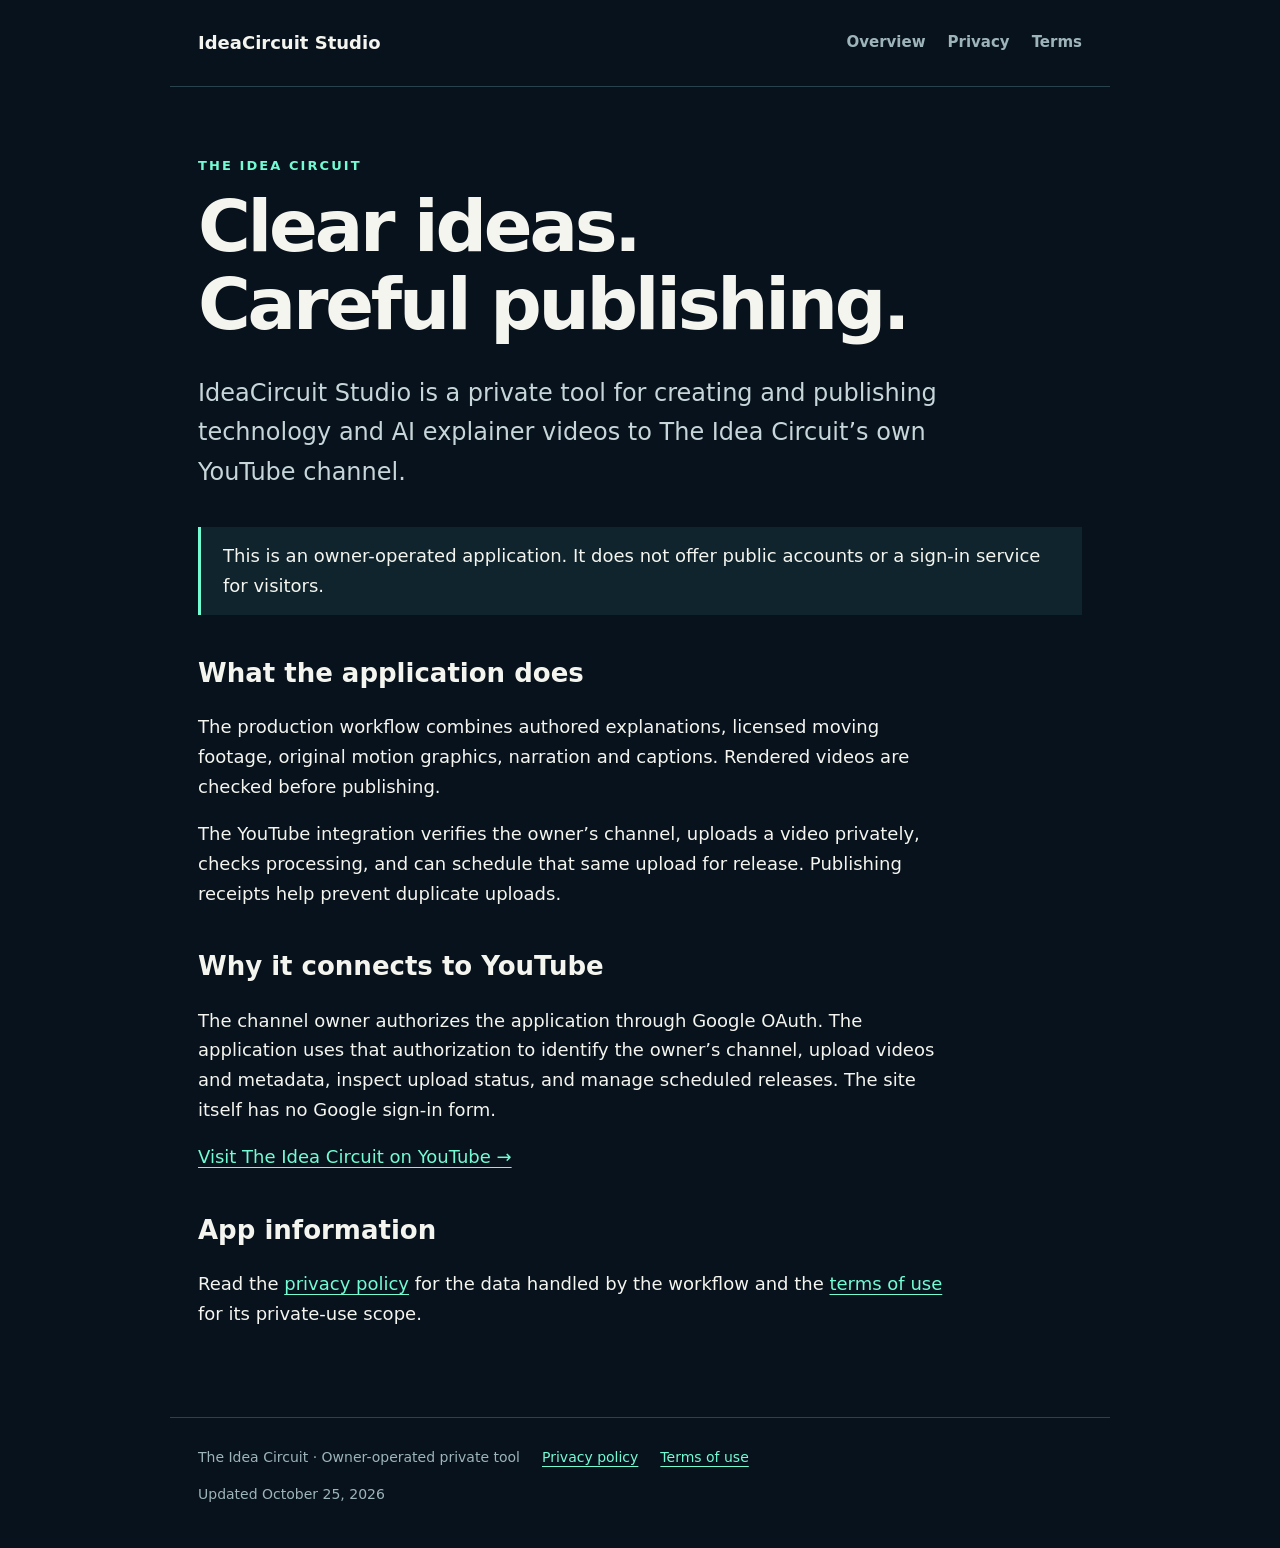
<file: index.html>
<!doctype html><html lang="en"><head><meta charset="utf-8"><meta name="viewport" content="width=device-width,initial-scale=1"><meta name="description" content="IdeaCircuit Studio: a private video production and YouTube publishing tool for The Idea Circuit."><title>App information · IdeaCircuit Studio</title><link rel="stylesheet" href="style.css"></head><body><header><a href="./">IdeaCircuit Studio</a><nav aria-label="Main navigation"><a href="./">Overview</a><a href="privacy.html">Privacy</a><a href="terms.html">Terms</a></nav></header><main><div class="eyebrow">The Idea Circuit</div><h1>Clear ideas.<br>Careful publishing.</h1><p class="lead">IdeaCircuit Studio is a private tool for creating and publishing technology and AI explainer videos to The Idea Circuit’s own YouTube channel.</p><div class="notice">This is an owner-operated application. It does not offer public accounts or a sign-in service for visitors.</div><h2>What the application does</h2><p>The production workflow combines authored explanations, licensed moving footage, original motion graphics, narration and captions. Rendered videos are checked before publishing.</p><p>The YouTube integration verifies the owner’s channel, uploads a video privately, checks processing, and can schedule that same upload for release. Publishing receipts help prevent duplicate uploads.</p><h2>Why it connects to YouTube</h2><p>The channel owner authorizes the application through Google OAuth. The application uses that authorization to identify the owner’s channel, upload videos and metadata, inspect upload status, and manage scheduled releases. The site itself has no Google sign-in form.</p><p><a href="https://www.youtube.com/channel/UCPE5si31TJ9vwnx2NW66uCA">Visit The Idea Circuit on YouTube →</a></p><h2>App information</h2><p>Read the <a href="privacy.html">privacy policy</a> for the data handled by the workflow and the <a href="terms.html">terms of use</a> for its private-use scope.</p></main><footer><div><span>The Idea Circuit · Owner-operated private tool</span><a href="privacy.html">Privacy policy</a><a href="terms.html">Terms of use</a></div><p>Updated October 25, 2026</p></footer></body></html>
</file>
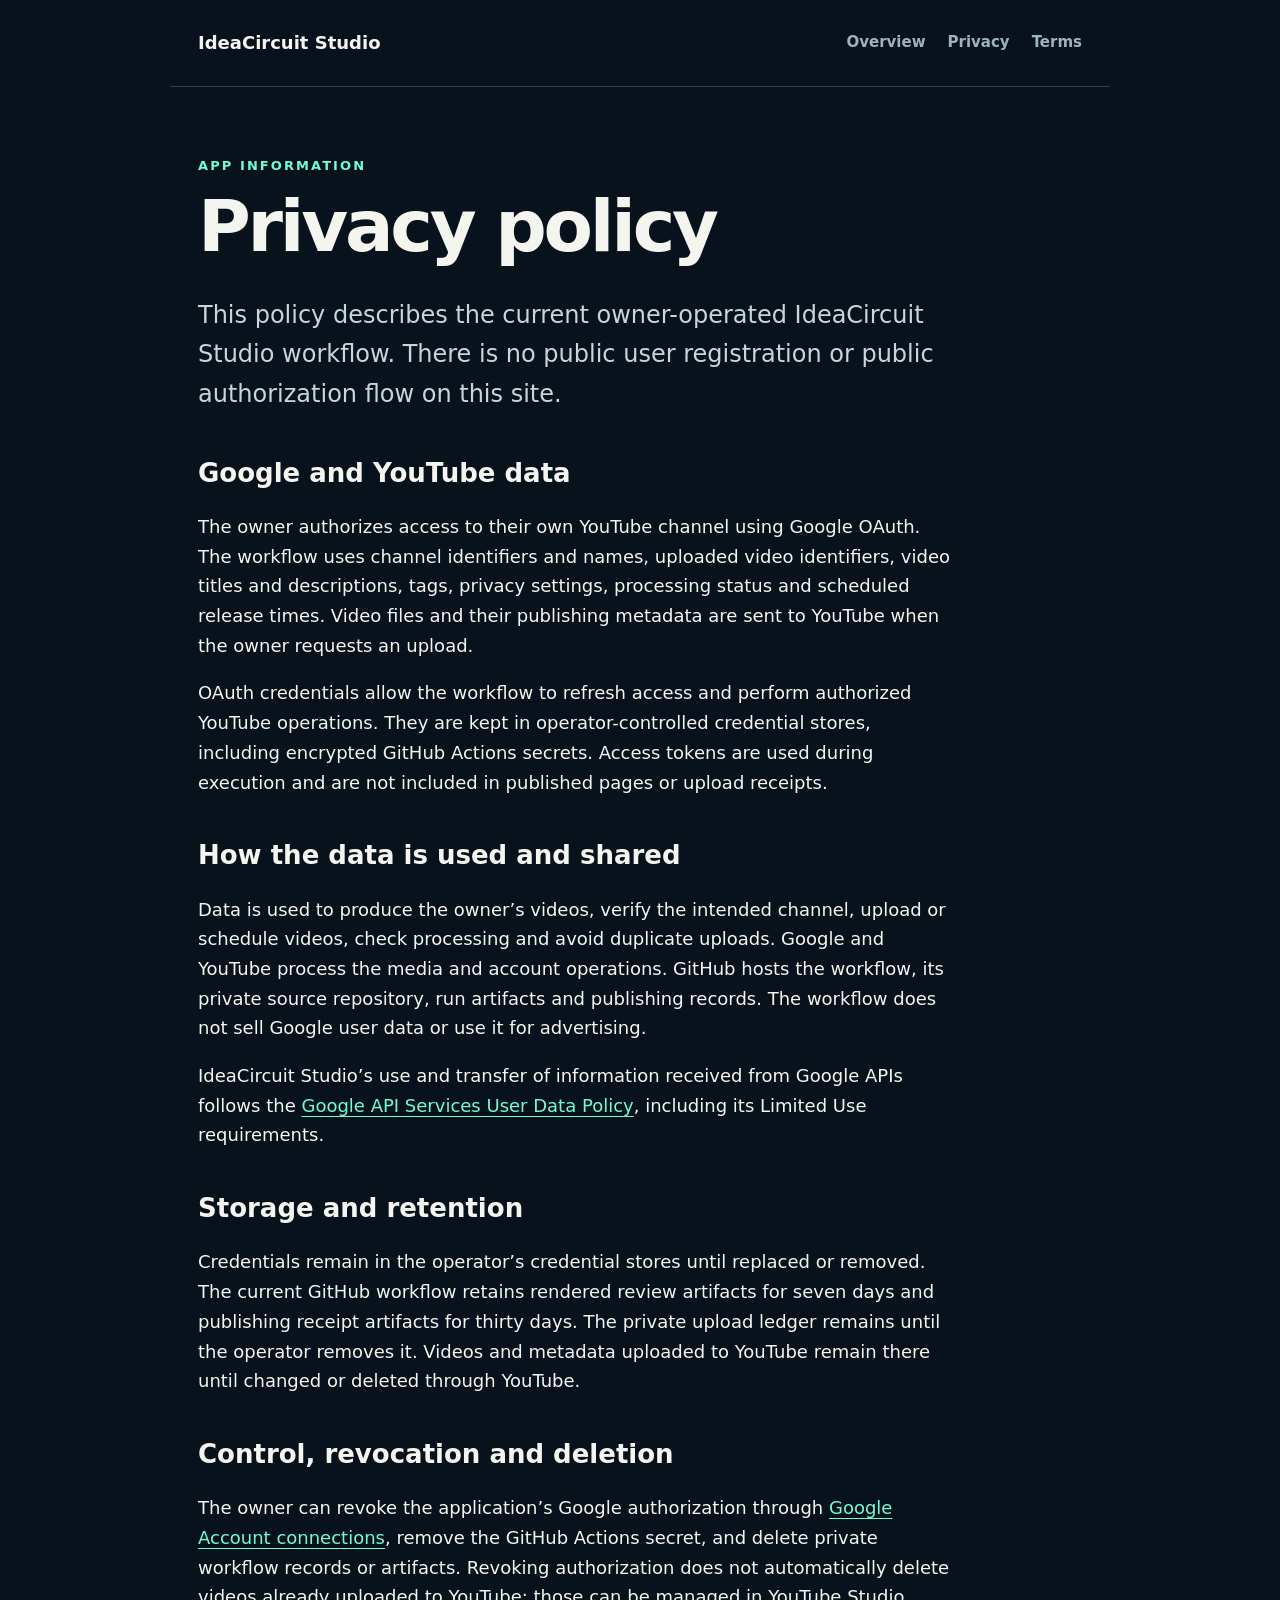
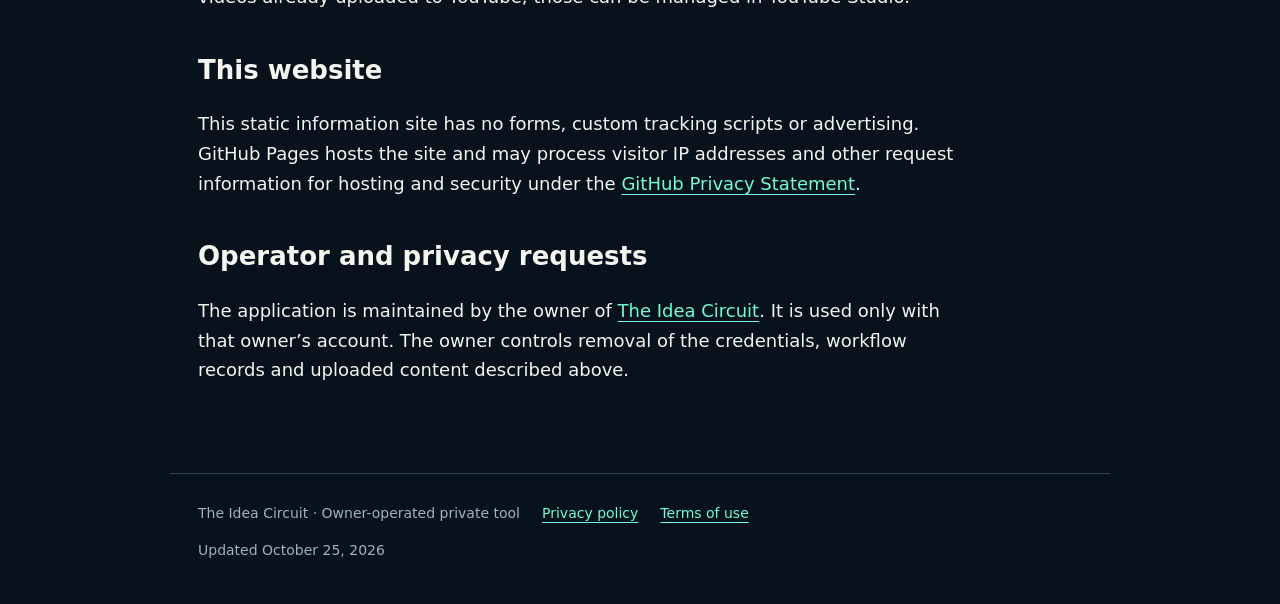
<file: privacy.html>
<!doctype html><html lang="en"><head><meta charset="utf-8"><meta name="viewport" content="width=device-width,initial-scale=1"><meta name="description" content="IdeaCircuit Studio: a private video production and YouTube publishing tool for The Idea Circuit."><title>Privacy policy · IdeaCircuit Studio</title><link rel="stylesheet" href="style.css"></head><body><header><a href="./">IdeaCircuit Studio</a><nav aria-label="Main navigation"><a href="./">Overview</a><a href="privacy.html">Privacy</a><a href="terms.html">Terms</a></nav></header><main><div class="eyebrow">App information</div><h1>Privacy policy</h1><p class="lead">This policy describes the current owner-operated IdeaCircuit Studio workflow. There is no public user registration or public authorization flow on this site.</p><h2>Google and YouTube data</h2><p>The owner authorizes access to their own YouTube channel using Google OAuth. The workflow uses channel identifiers and names, uploaded video identifiers, video titles and descriptions, tags, privacy settings, processing status and scheduled release times. Video files and their publishing metadata are sent to YouTube when the owner requests an upload.</p><p>OAuth credentials allow the workflow to refresh access and perform authorized YouTube operations. They are kept in operator-controlled credential stores, including encrypted GitHub Actions secrets. Access tokens are used during execution and are not included in published pages or upload receipts.</p><h2>How the data is used and shared</h2><p>Data is used to produce the owner’s videos, verify the intended channel, upload or schedule videos, check processing and avoid duplicate uploads. Google and YouTube process the media and account operations. GitHub hosts the workflow, its private source repository, run artifacts and publishing records. The workflow does not sell Google user data or use it for advertising.</p><p>IdeaCircuit Studio’s use and transfer of information received from Google APIs follows the <a href="https://developers.google.com/terms/api-services-user-data-policy">Google API Services User Data Policy</a>, including its Limited Use requirements.</p><h2>Storage and retention</h2><p>Credentials remain in the operator’s credential stores until replaced or removed. The current GitHub workflow retains rendered review artifacts for seven days and publishing receipt artifacts for thirty days. The private upload ledger remains until the operator removes it. Videos and metadata uploaded to YouTube remain there until changed or deleted through YouTube.</p><h2>Control, revocation and deletion</h2><p>The owner can revoke the application’s Google authorization through <a href="https://myaccount.google.com/connections">Google Account connections</a>, remove the GitHub Actions secret, and delete private workflow records or artifacts. Revoking authorization does not automatically delete videos already uploaded to YouTube; those can be managed in YouTube Studio.</p><h2>This website</h2><p>This static information site has no forms, custom tracking scripts or advertising. GitHub Pages hosts the site and may process visitor IP addresses and other request information for hosting and security under the <a href="https://docs.github.com/en/site-policy/privacy-policies/github-general-privacy-statement">GitHub Privacy Statement</a>.</p><h2>Operator and privacy requests</h2><p>The application is maintained by the owner of <a href="https://www.youtube.com/channel/UCPE5si31TJ9vwnx2NW66uCA">The Idea Circuit</a>. It is used only with that owner’s account. The owner controls removal of the credentials, workflow records and uploaded content described above.</p></main><footer><div><span>The Idea Circuit · Owner-operated private tool</span><a href="privacy.html">Privacy policy</a><a href="terms.html">Terms of use</a></div><p>Updated October 25, 2026</p></footer></body></html>
</file>
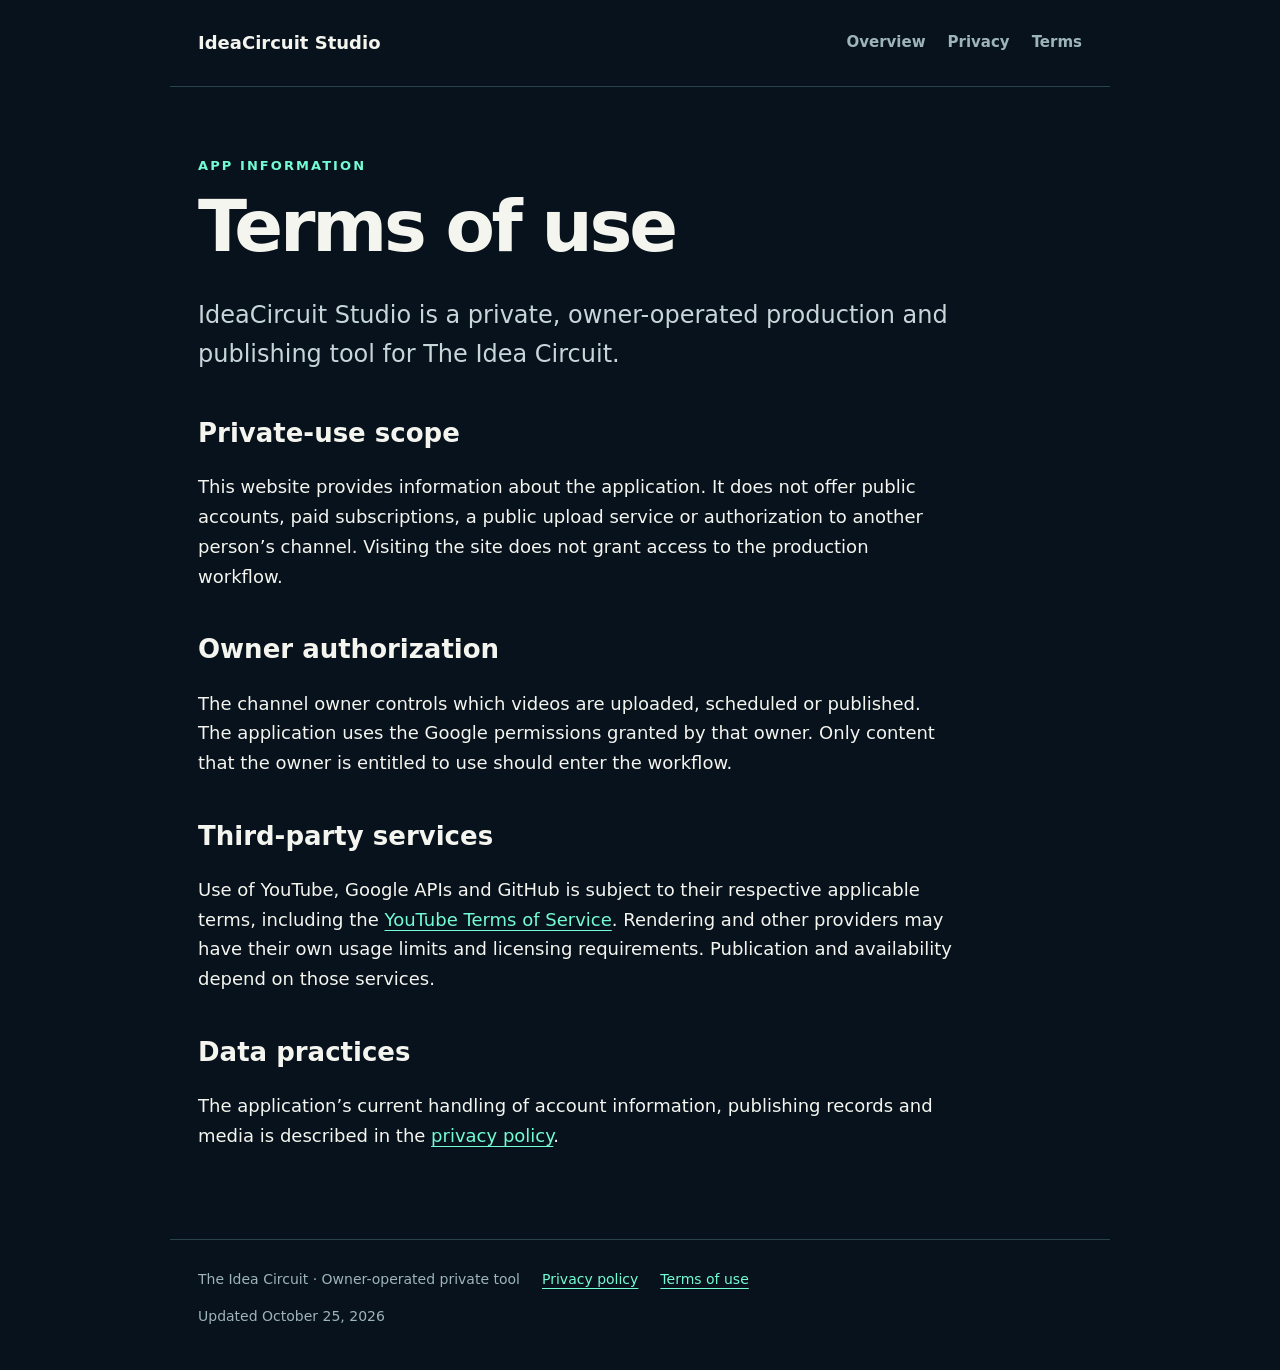
<file: terms.html>
<!doctype html><html lang="en"><head><meta charset="utf-8"><meta name="viewport" content="width=device-width,initial-scale=1"><meta name="description" content="IdeaCircuit Studio: a private video production and YouTube publishing tool for The Idea Circuit."><title>Terms of use · IdeaCircuit Studio</title><link rel="stylesheet" href="style.css"></head><body><header><a href="./">IdeaCircuit Studio</a><nav aria-label="Main navigation"><a href="./">Overview</a><a href="privacy.html">Privacy</a><a href="terms.html">Terms</a></nav></header><main><div class="eyebrow">App information</div><h1>Terms of use</h1><p class="lead">IdeaCircuit Studio is a private, owner-operated production and publishing tool for The Idea Circuit.</p><h2>Private-use scope</h2><p>This website provides information about the application. It does not offer public accounts, paid subscriptions, a public upload service or authorization to another person’s channel. Visiting the site does not grant access to the production workflow.</p><h2>Owner authorization</h2><p>The channel owner controls which videos are uploaded, scheduled or published. The application uses the Google permissions granted by that owner. Only content that the owner is entitled to use should enter the workflow.</p><h2>Third-party services</h2><p>Use of YouTube, Google APIs and GitHub is subject to their respective applicable terms, including the <a href="https://www.youtube.com/static?template=terms">YouTube Terms of Service</a>. Rendering and other providers may have their own usage limits and licensing requirements. Publication and availability depend on those services.</p><h2>Data practices</h2><p>The application’s current handling of account information, publishing records and media is described in the <a href="privacy.html">privacy policy</a>.</p></main><footer><div><span>The Idea Circuit · Owner-operated private tool</span><a href="privacy.html">Privacy policy</a><a href="terms.html">Terms of use</a></div><p>Updated October 25, 2026</p></footer></body></html>
</file>
<file: style.css>
*{box-sizing:border-box}html{color-scheme:dark}body{margin:0;background:#08121c;color:#f4f5ef;font:18px/1.65 system-ui,sans-serif}a{color:#73fbd3;text-underline-offset:4px}header,main,footer{max-width:940px;margin:auto;padding:28px}header{display:flex;justify-content:space-between;align-items:center;border-bottom:1px solid #29434d}header a{color:#f4f5ef;text-decoration:none;font-weight:750}nav{display:flex;gap:22px;font-size:15px}nav a{color:#9db4ba}main{padding-top:68px;padding-bottom:70px}h1{font-size:clamp(40px,7vw,72px);line-height:1.08;letter-spacing:-.045em;margin:12px 0 30px}h2{font-size:26px;line-height:1.3;margin-top:42px}p,li{max-width:760px}.eyebrow{font-size:13px;letter-spacing:.16em;color:#73fbd3;text-transform:uppercase;font-weight:800}.lead{font-size:24px;color:#c7d6d9}.notice{border-left:3px solid #73fbd3;padding:14px 22px;background:#10242d;margin:35px 0}footer{border-top:1px solid #29434d;color:#9db4ba;font-size:14px}footer div{display:flex;gap:22px;flex-wrap:wrap}@media(max-width:600px){header{align-items:flex-start;gap:20px;flex-direction:column}main{padding-top:35px}nav{gap:17px}.lead{font-size:21px}}
</file>
